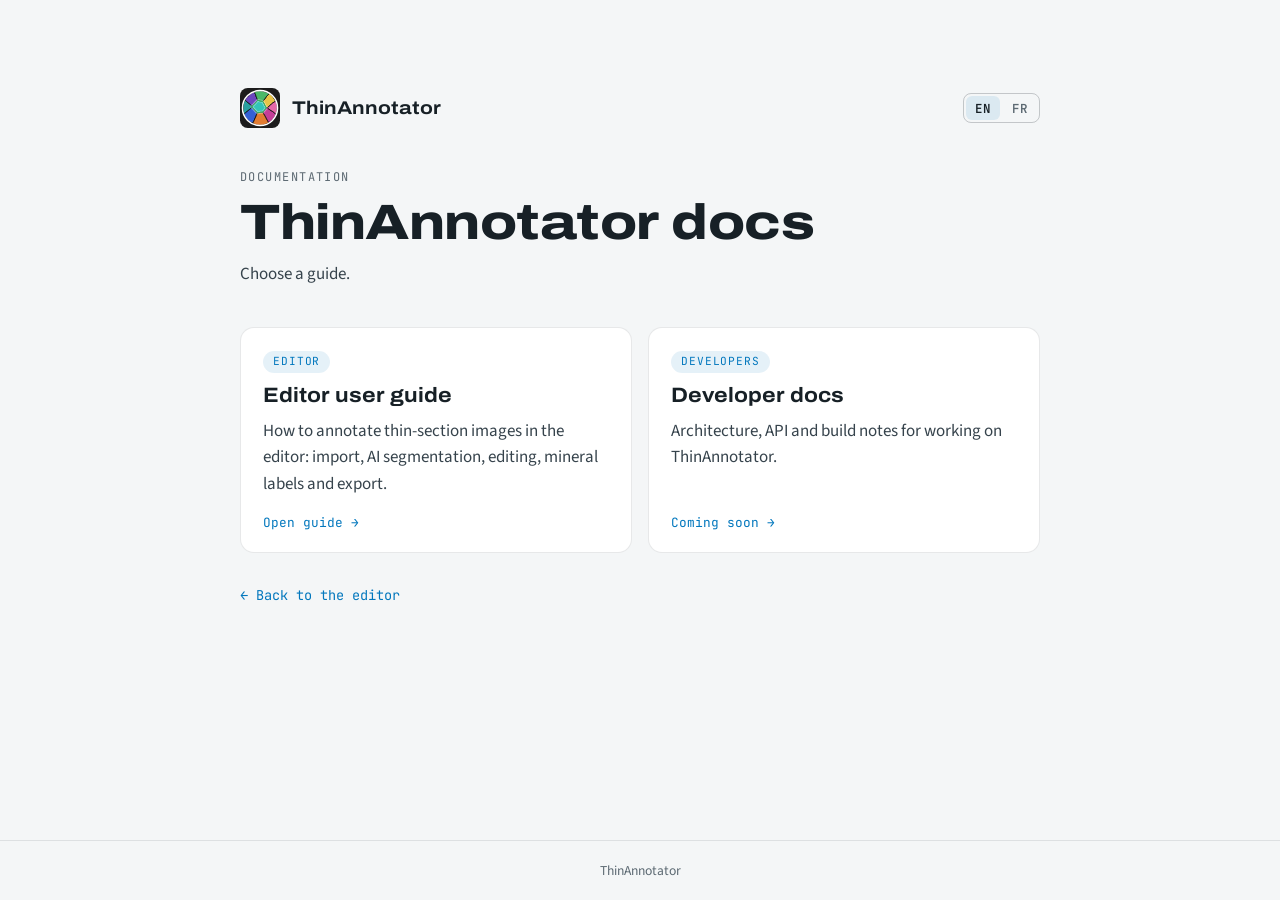
<file: docs/index.html>
<!doctype html>
<html lang="en">
<head>
<meta charset="utf-8">
<meta name="viewport" content="width=device-width, initial-scale=1, viewport-fit=cover">
<title>ThinAnnotator Docs</title>
<link rel="icon" href="user-guide/img/favicon.svg" type="image/svg+xml">
<link rel="alternate" hreflang="en" href="index.html">
<link rel="alternate" hreflang="fr" href="index.fr.html">
<link rel="preconnect" href="https://fonts.googleapis.com">
<link rel="preconnect" href="https://fonts.gstatic.com" crossorigin>
<link rel="stylesheet" href="https://fonts.googleapis.com/css2?family=Archivo:wdth,wght@100..125,400..800&family=Source+Sans+3:ital,wght@0,400;0,600;0,700;1,400&family=JetBrains+Mono:wght@400;600&display=swap">
<link rel="stylesheet" href="assets/docs.css">
</head>
<body>
<main>
    <header class="top">
        <a class="brand" href="index.html">
            <img src="user-guide/img/favicon.svg" alt="">
            <b>ThinAnnotator</b>
        </a>
        <nav class="lang-switch" aria-label="Language">
            <a href="index.html" hreflang="en" lang="en" aria-current="page">EN</a>
            <a href="index.fr.html" hreflang="fr" lang="fr">FR</a>
        </nav>
    </header>
    <p class="eyebrow">Documentation</p>
    <h1>ThinAnnotator docs</h1>
    <p class="lede">Choose a guide.</p>
    <ul class="menu">
        <li>
            <a class="card" href="user-guide/index.html">
                <span class="tag">Editor</span>
                <h2>Editor user guide</h2>
                <p>How to annotate thin-section images in the editor: import, AI segmentation, editing, mineral labels and export.</p>
                <span class="go">Open guide →</span>
            </a>
        </li>
        <li>
            <a class="card" href="dev/index.html">
                <span class="tag">Developers</span>
                <h2>Developer docs</h2>
                <p>Architecture, API and build notes for working on ThinAnnotator.</p>
                <span class="go">Coming soon →</span>
            </a>
        </li>
    </ul>
    <a class="back" href="http://127.0.0.1:7263/">← Back to the editor</a>
</main>
<footer>ThinAnnotator</footer>
</body>
</html>
</file>
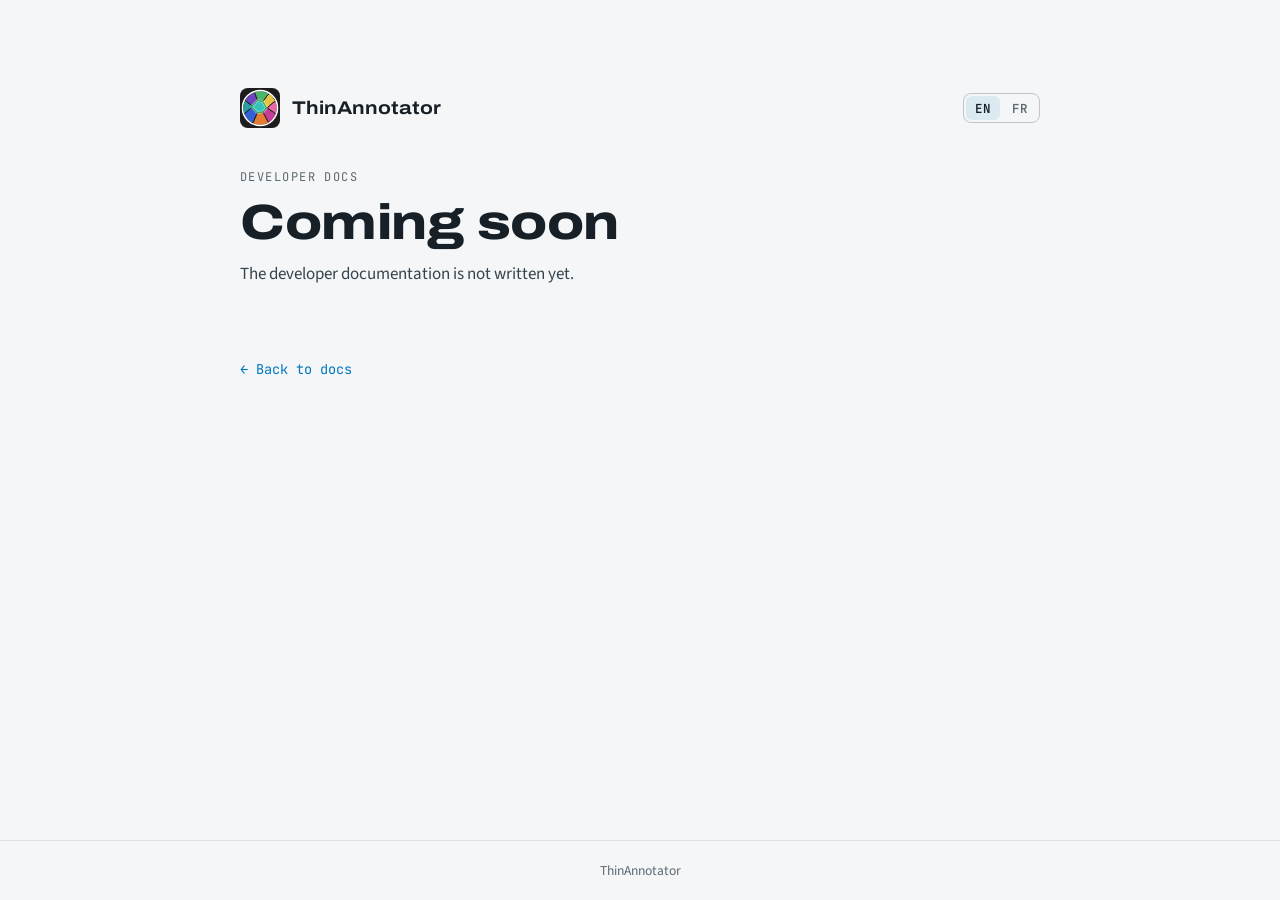
<file: docs/dev/index.html>
<!doctype html>
<html lang="en">
<head>
<meta charset="utf-8">
<meta name="viewport" content="width=device-width, initial-scale=1, viewport-fit=cover">
<title>Developer Docs</title>
<link rel="icon" href="../user-guide/img/favicon.svg" type="image/svg+xml">
<link rel="alternate" hreflang="en" href="index.html">
<link rel="alternate" hreflang="fr" href="index.fr.html">
<link rel="preconnect" href="https://fonts.googleapis.com">
<link rel="preconnect" href="https://fonts.gstatic.com" crossorigin>
<link rel="stylesheet" href="https://fonts.googleapis.com/css2?family=Archivo:wdth,wght@100..125,400..800&family=Source+Sans+3:ital,wght@0,400;0,600;0,700;1,400&family=JetBrains+Mono:wght@400;600&display=swap">
<link rel="stylesheet" href="../assets/docs.css">
</head>
<body>
<main>
    <header class="top">
        <a class="brand" href="../index.html">
            <img src="../user-guide/img/favicon.svg" alt="">
            <b>ThinAnnotator</b>
        </a>
        <nav class="lang-switch" aria-label="Language">
            <a href="index.html" hreflang="en" lang="en" aria-current="page">EN</a>
            <a href="index.fr.html" hreflang="fr" lang="fr">FR</a>
        </nav>
    </header>
    <p class="eyebrow">Developer docs</p>
    <h1>Coming soon</h1>
    <p class="lede">The developer documentation is not written yet.</p>
    <a class="back" href="../index.html">← Back to docs</a>
</main>
<footer>ThinAnnotator</footer>
</body>
</html>
</file>
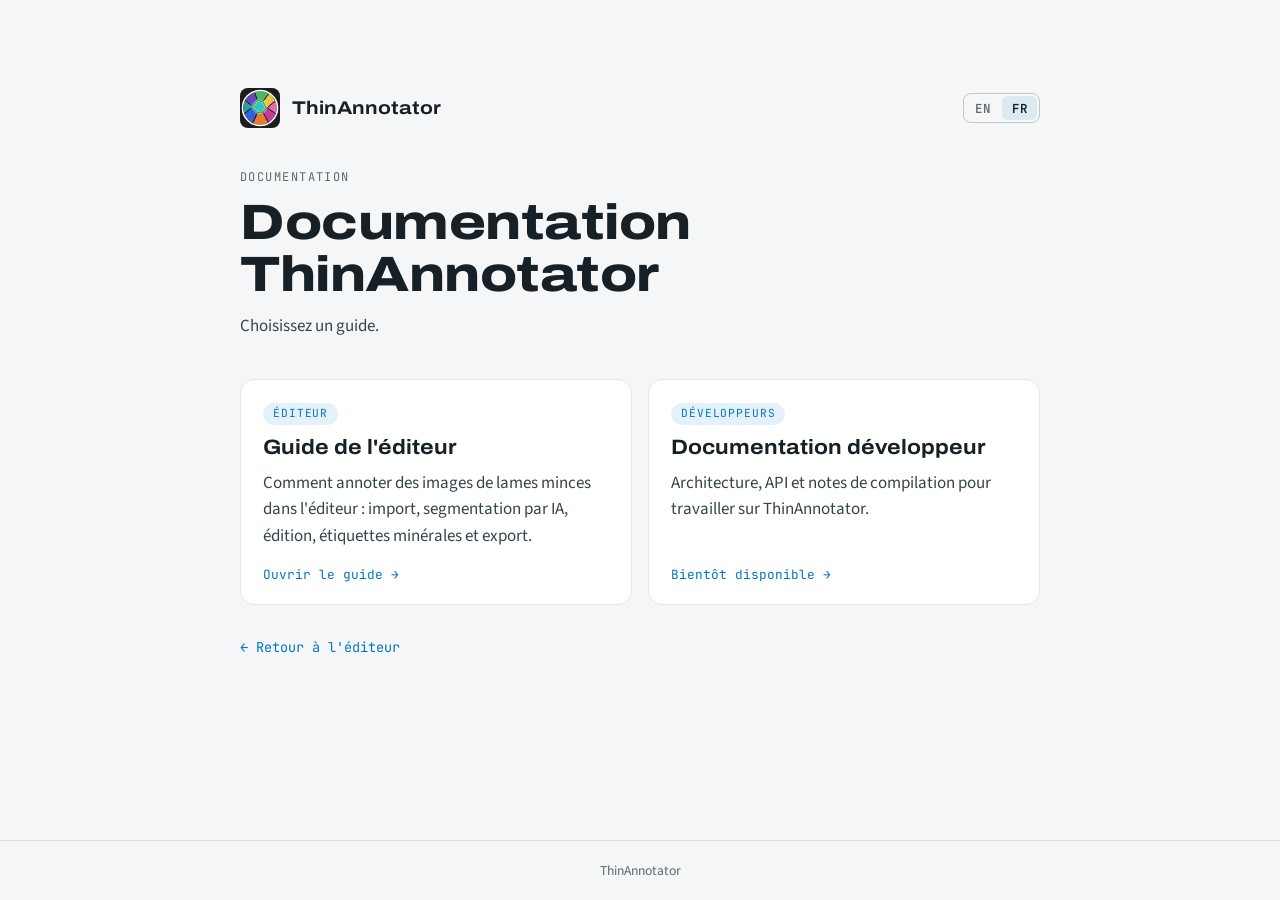
<file: docs/index.fr.html>
<!doctype html>
<html lang="fr">
<head>
<meta charset="utf-8">
<meta name="viewport" content="width=device-width, initial-scale=1, viewport-fit=cover">
<title>Documentation ThinAnnotator</title>
<link rel="icon" href="user-guide/img/favicon.svg" type="image/svg+xml">
<link rel="alternate" hreflang="en" href="index.html">
<link rel="alternate" hreflang="fr" href="index.fr.html">
<link rel="preconnect" href="https://fonts.googleapis.com">
<link rel="preconnect" href="https://fonts.gstatic.com" crossorigin>
<link rel="stylesheet" href="https://fonts.googleapis.com/css2?family=Archivo:wdth,wght@100..125,400..800&family=Source+Sans+3:ital,wght@0,400;0,600;0,700;1,400&family=JetBrains+Mono:wght@400;600&display=swap">
<link rel="stylesheet" href="assets/docs.css">
</head>
<body>
<main>
    <header class="top">
        <a class="brand" href="index.fr.html">
            <img src="user-guide/img/favicon.svg" alt="">
            <b>ThinAnnotator</b>
        </a>
        <nav class="lang-switch" aria-label="Langue">
            <a href="index.html" hreflang="en" lang="en">EN</a>
            <a href="index.fr.html" hreflang="fr" lang="fr" aria-current="page">FR</a>
        </nav>
    </header>
    <p class="eyebrow">Documentation</p>
    <h1>Documentation ThinAnnotator</h1>
    <p class="lede">Choisissez un guide.</p>
    <ul class="menu">
        <li>
            <a class="card" href="user-guide/index.fr.html">
                <span class="tag">Éditeur</span>
                <h2>Guide de l'éditeur</h2>
                <p>Comment annoter des images de lames minces dans l'éditeur : import, segmentation par IA, édition, étiquettes minérales et export.</p>
                <span class="go">Ouvrir le guide →</span>
            </a>
        </li>
        <li>
            <a class="card" href="dev/index.fr.html">
                <span class="tag">Développeurs</span>
                <h2>Documentation développeur</h2>
                <p>Architecture, API et notes de compilation pour travailler sur ThinAnnotator.</p>
                <span class="go">Bientôt disponible →</span>
            </a>
        </li>
    </ul>
    <a class="back" href="http://127.0.0.1:7263/">← Retour à l'éditeur</a>
</main>
<footer>ThinAnnotator</footer>
</body>
</html>
</file>
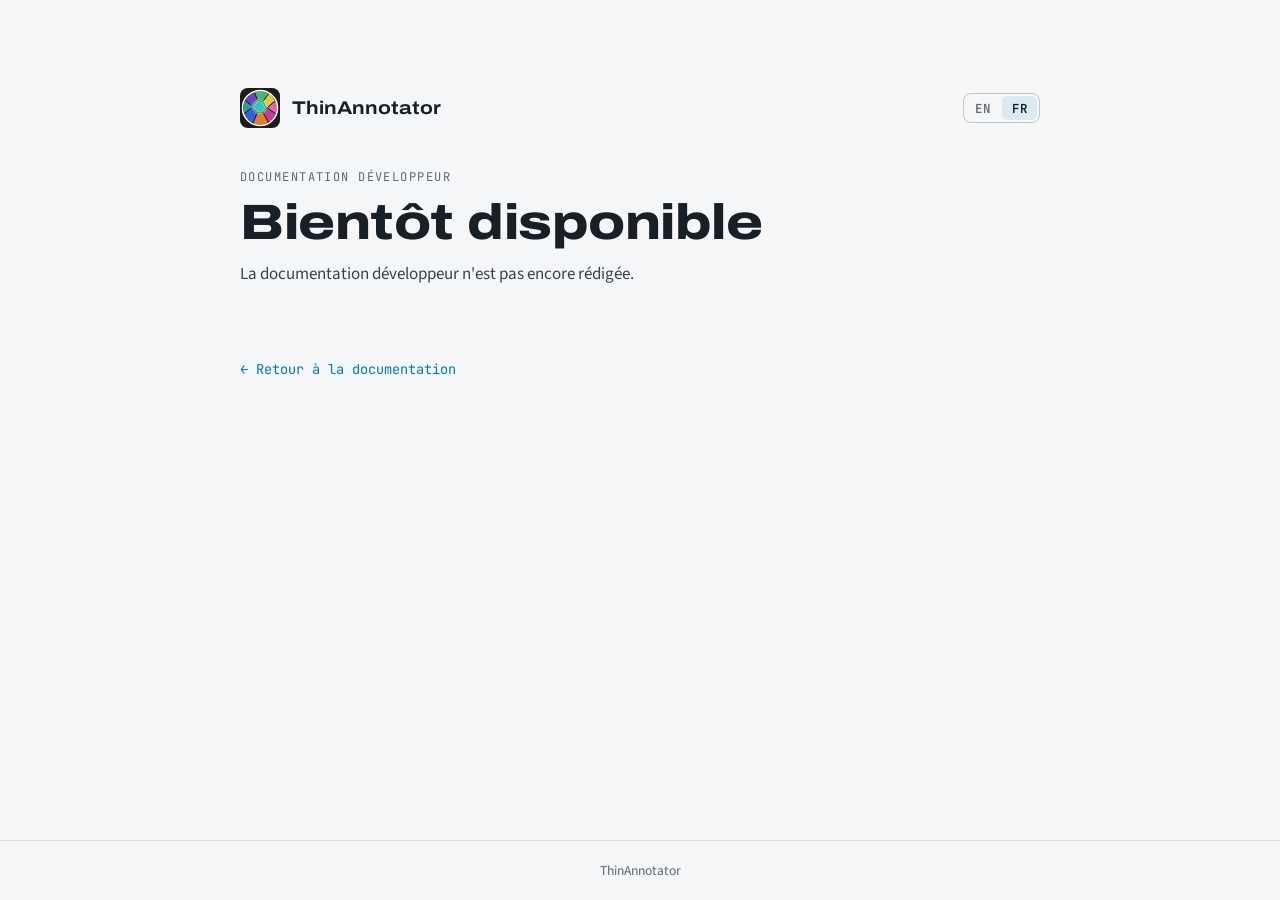
<file: docs/dev/index.fr.html>
<!doctype html>
<html lang="fr">
<head>
<meta charset="utf-8">
<meta name="viewport" content="width=device-width, initial-scale=1, viewport-fit=cover">
<title>Documentation développeur</title>
<link rel="icon" href="../user-guide/img/favicon.svg" type="image/svg+xml">
<link rel="alternate" hreflang="en" href="index.html">
<link rel="alternate" hreflang="fr" href="index.fr.html">
<link rel="preconnect" href="https://fonts.googleapis.com">
<link rel="preconnect" href="https://fonts.gstatic.com" crossorigin>
<link rel="stylesheet" href="https://fonts.googleapis.com/css2?family=Archivo:wdth,wght@100..125,400..800&family=Source+Sans+3:ital,wght@0,400;0,600;0,700;1,400&family=JetBrains+Mono:wght@400;600&display=swap">
<link rel="stylesheet" href="../assets/docs.css">
</head>
<body>
<main>
    <header class="top">
        <a class="brand" href="../index.fr.html">
            <img src="../user-guide/img/favicon.svg" alt="">
            <b>ThinAnnotator</b>
        </a>
        <nav class="lang-switch" aria-label="Langue">
            <a href="index.html" hreflang="en" lang="en">EN</a>
            <a href="index.fr.html" hreflang="fr" lang="fr" aria-current="page">FR</a>
        </nav>
    </header>
    <p class="eyebrow">Documentation développeur</p>
    <h1>Bientôt disponible</h1>
    <p class="lede">La documentation développeur n'est pas encore rédigée.</p>
    <a class="back" href="../index.fr.html">← Retour à la documentation</a>
</main>
<footer>ThinAnnotator</footer>
</body>
</html>
</file>
<file: docs/assets/docs.css>
:root {
    --bg: #222629;
    --surface: #2c3135;
    --line: rgba(255, 255, 255, 0.10);
    --line-strong: rgba(255, 255, 255, 0.20);
    --fg: #eceff1;
    --fg-soft: #c4cbd0;
    --muted: #8e989f;
    --accent: #4fc3f7;
    --accent-soft: rgba(79, 195, 247, 0.14);
    --shadow: 0 18px 50px rgba(0, 0, 0, 0.45);
    --font-display: "Archivo", "Helvetica Neue", Arial, sans-serif;
    --font-body: "Source Sans 3", "Segoe UI", system-ui, sans-serif;
    --font-mono: "JetBrains Mono", ui-monospace, Menlo, Consolas, monospace;
    color-scheme: dark;
}

@media (prefers-color-scheme: light) {
    :root:not([data-theme="dark"]) {
        --bg: #f4f6f7; --surface: #ffffff;
        --line: rgba(20, 30, 40, 0.10); --line-strong: rgba(20, 30, 40, 0.22);
        --fg: #172026; --fg-soft: #36434c; --muted: #5d6a73;
        --accent: #0277bd; --accent-soft: rgba(2, 119, 189, 0.10);
        --shadow: 0 14px 40px rgba(20, 30, 40, 0.15);
        color-scheme: light;
    }
}

* { box-sizing: border-box; }

body {
    margin: 0;
    min-height: 100vh;
    background: var(--bg);
    color: var(--fg);
    font-family: var(--font-body);
    font-size: 1.0625rem;
    line-height: 1.55;
    display: flex;
    flex-direction: column;
}

a { color: inherit; }

main {
    width: 100%;
    max-width: 52rem;
    margin: 0 auto;
    padding: clamp(2.5rem, 8vw, 5.5rem) 1rem 3rem;
    flex: 1;
}

.top { display: flex; align-items: center; justify-content: space-between; gap: 1rem; margin-bottom: 2.5rem; }
.brand { display: flex; align-items: center; gap: 0.75rem; text-decoration: none; }
.brand img { width: 40px; height: 40px; }
.brand b { font-family: var(--font-display); font-stretch: 115%; font-weight: 700; font-size: 1.15rem; }

.eyebrow { font-family: var(--font-mono); font-size: 0.75rem; letter-spacing: 0.12em; text-transform: uppercase; color: var(--muted); margin: 0 0 0.6rem; }

h1 {
    font-family: var(--font-display);
    font-stretch: 120%;
    font-weight: 800;
    font-size: clamp(2.1rem, 5vw, 3.1rem);
    line-height: 1.05;
    letter-spacing: -0.01em;
    margin: 0 0 0.8rem;
    text-wrap: balance;
}

.lede { color: var(--fg-soft); margin: 0 0 2.5rem; max-width: 36rem; }

.menu { list-style: none; margin: 0; padding: 0; display: grid; grid-template-columns: repeat(auto-fit, minmax(16rem, 1fr)); gap: 1rem; }
.menu li {
    display: flex;
    flex-direction: column;
    background: var(--surface);
    border: 1px solid var(--line);
    border-radius: 14px;
    transition: border-color 0.15s, box-shadow 0.15s, transform 0.15s;
}
.menu li:has(a.card:hover), .menu li:has(a.card:focus-visible) { border-color: var(--accent); box-shadow: var(--shadow); transform: translateY(-2px); }

.card {
    display: flex;
    flex-direction: column;
    gap: 0.4rem;
    flex: 1;
    padding: 1.4rem 1.4rem 1.2rem;
    border-radius: 14px;
    text-decoration: none;
    outline: none;
}

.card h2 { font-family: var(--font-display); font-stretch: 110%; font-weight: 700; font-size: 1.3rem; margin: 0; }
.card p { color: var(--fg-soft); margin: 0; flex: 1; }
.card .go { font-family: var(--font-mono); font-size: 0.8rem; color: var(--accent); margin-top: 0.6rem; }

.tag {
    align-self: flex-start;
    font-family: var(--font-mono);
    font-size: 0.7rem;
    letter-spacing: 0.08em;
    text-transform: uppercase;
    color: var(--accent);
    background: var(--accent-soft);
    border-radius: 999px;
    padding: 0.15rem 0.6rem;
}

.lang-switch { display: flex; gap: 2px; padding: 2px; border: 1px solid var(--line-strong); border-radius: 8px; width: max-content; }
.lang-switch a { font: 600 0.78rem var(--font-mono); letter-spacing: 0.06em; padding: 0.2rem 0.6rem; border-radius: 6px; color: var(--muted); text-decoration: none; }
.lang-switch a:hover { color: var(--fg); }
.lang-switch a[aria-current="page"] { background: var(--accent-soft); color: var(--fg); }

.back { display: inline-block; margin-top: 2rem; color: var(--accent); text-decoration: none; font-family: var(--font-mono); font-size: 0.85rem; }
.back:hover { text-decoration: underline; }

footer { border-top: 1px solid var(--line); color: var(--muted); font-size: 0.85rem; padding: 1.2rem 1rem; text-align: center; }
</file>
